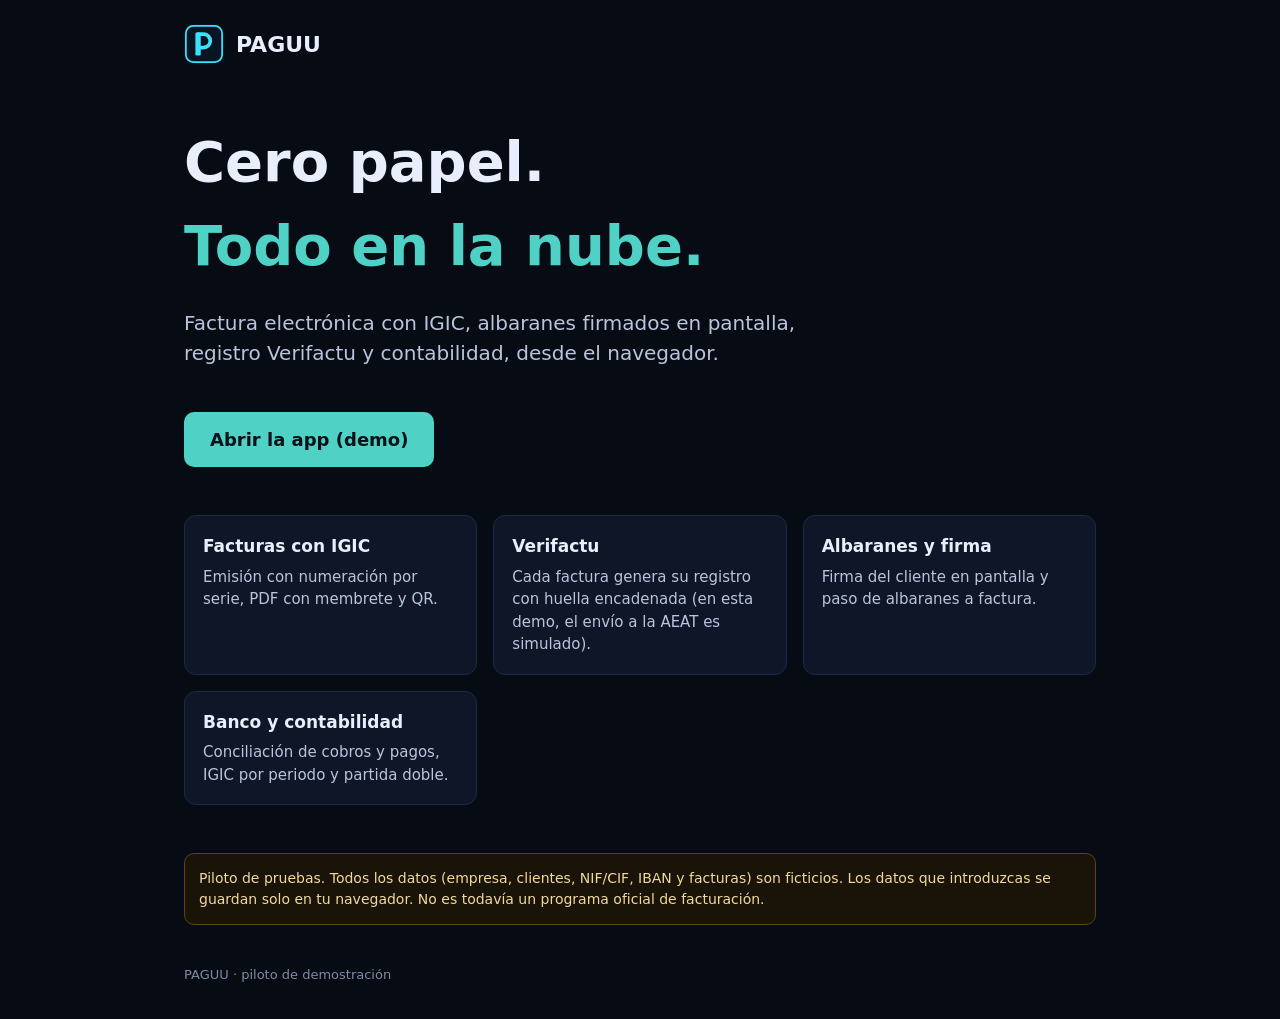
<file: index.html>
<!doctype html>
<html lang="es">
<head>
<meta charset="utf-8">
<meta name="viewport" content="width=device-width,initial-scale=1">
<title>PAGUU · Cero papel. Todo en la nube.</title>
<meta name="description" content="PAGUU: facturación con IGIC, firma y Verifactu en el navegador. Piloto de demostración con datos ficticios.">
<meta name="theme-color" content="#070b14">
<link rel="icon" href="icon.svg" type="image/svg+xml">
<style>
*{box-sizing:border-box}body{margin:0;font-family:system-ui,-apple-system,Segoe UI,Roboto,sans-serif;background:#070b14;color:#e8eefc;line-height:1.5}
.w{max-width:960px;margin:0 auto;padding:24px}header{display:flex;align-items:center;gap:12px}header img{width:40px;height:40px}
h1{font-size:clamp(32px,6vw,56px);margin:56px 0 8px}h1 span{color:#4fd1c5}.lead{font-size:20px;color:#b9c4dd;max-width:640px}
.btn{display:inline-block;margin-top:24px;padding:14px 26px;border-radius:10px;background:#4fd1c5;color:#04121a;font-weight:700;text-decoration:none;font-size:18px}
.grid{display:grid;grid-template-columns:repeat(auto-fit,minmax(220px,1fr));gap:16px;margin:48px 0}
.c{background:#0e1628;border:1px solid #1d2a45;border-radius:12px;padding:18px}.c h3{margin:0 0 6px;font-size:17px}.c p{margin:0;color:#b9c4dd;font-size:15px}
.note{background:#1a1408;border:1px solid #5a4410;color:#f3d999;border-radius:10px;padding:14px;font-size:14px}footer{color:#7f8aa3;font-size:13px;margin:40px 0 10px}
</style>
</head>
<body><div class="w">
<header><img src="icon.svg" alt=""><b style="font-size:22px">PAGUU</b></header>
<h1>Cero papel.<br><span>Todo en la nube.</span></h1>
<p class="lead">Factura electrónica con IGIC, albaranes firmados en pantalla, registro Verifactu y contabilidad, desde el navegador.</p>
<a class="btn" href="app/">Abrir la app (demo)</a>
<div class="grid">
<div class="c"><h3>Facturas con IGIC</h3><p>Emisión con numeración por serie, PDF con membrete y QR.</p></div>
<div class="c"><h3>Verifactu</h3><p>Cada factura genera su registro con huella encadenada (en esta demo, el envío a la AEAT es simulado).</p></div>
<div class="c"><h3>Albaranes y firma</h3><p>Firma del cliente en pantalla y paso de albaranes a factura.</p></div>
<div class="c"><h3>Banco y contabilidad</h3><p>Conciliación de cobros y pagos, IGIC por periodo y partida doble.</p></div>
</div>
<div class="note">Piloto de pruebas. Todos los datos (empresa, clientes, NIF/CIF, IBAN y facturas) son ficticios. Los datos que introduzcas se guardan solo en tu navegador. No es todavía un programa oficial de facturación.</div>
<footer>PAGUU · piloto de demostración</footer>
</div></body></html>
</file>
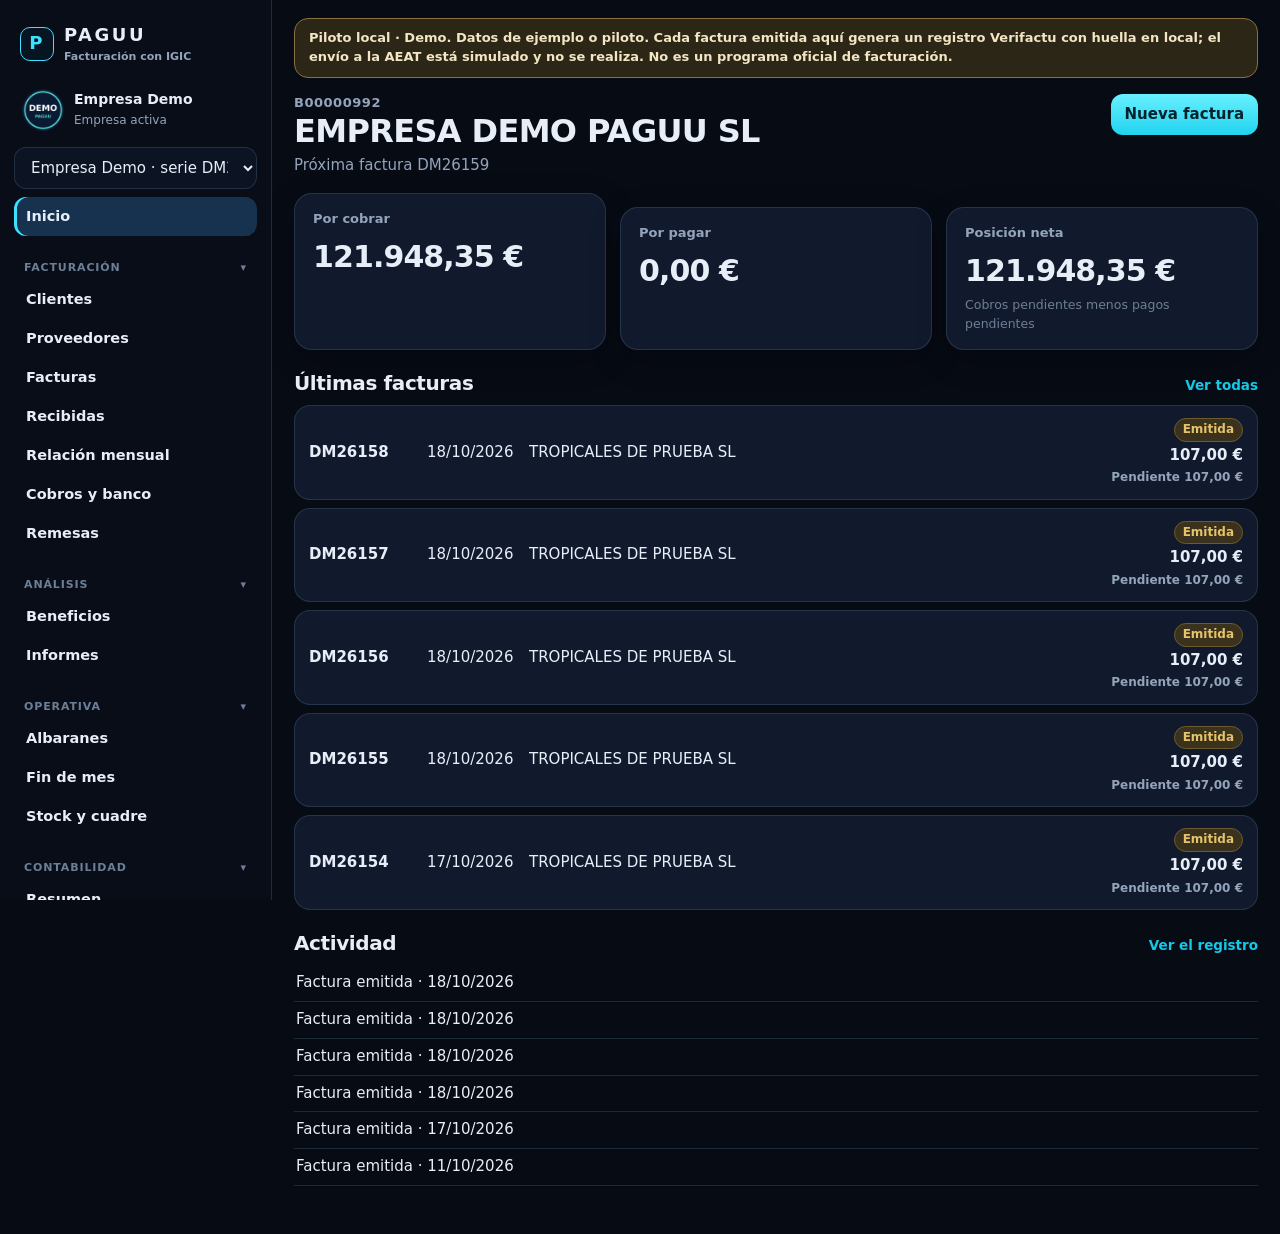
<file: app/index.html>
<!doctype html>
<html lang="es">
<head>
<meta charset="utf-8">
<meta name="viewport" content="width=device-width,initial-scale=1,viewport-fit=cover">
<title>PAGUU · facturación con IGIC</title>
<meta name="description" content="PAGUU, piloto local de facturación con IGIC con datos ficticios de demostración. Verifactu se genera en el navegador y el envío a la AEAT es simulado.">
<meta name="theme-color" content="#070b14">
<link rel="manifest" href="manifest.json">
<link rel="icon" href="icon.svg" type="image/svg+xml">
<link rel="apple-touch-icon" href="icon-192.png">
<link rel="stylesheet" href="css/app.css">
</head>
<body>
<div class="app">
  <aside class="side" id="side" aria-label="Menú"></aside>
  <main class="main">
    <div class="mob"><button type="button" data-act="nav" aria-label="Abrir menú">Menú</button><b>PAGUU</b></div>
    <div class="banner" role="note">Piloto local · Demo. Datos de ejemplo o piloto. Cada factura emitida aquí genera un registro Verifactu con huella en local; el envío a la AEAT está simulado y no se realiza. No es un programa oficial de facturación.</div>
    <div id="view" aria-live="polite"></div>
  </main>
</div>
<div id="paper"></div>
<noscript><p style="padding:20px">PAGUU necesita JavaScript.</p></noscript>
<script src="js/qrcode.js"></script>
<script src="js/seed.js"></script>
<script src="js/logic.js"></script>
<script src="js/conta.js"></script>
<script src="js/pdf.js"></script>
<script src="js/app.js"></script>
</body>
</html>
</file>
<file: app/css/app.css>
:root {
  --bg: #070b14;
  --side: #080d18;
  --card: #111a2c;
  --card2: #0d1526;
  --line: rgba(125, 176, 214, .18);
  --ink: #e7eef8;
  --mut: #93a4bb;
  --faint: #6d7f96;
  --cyan: #3ee0ff;
  --cyan2: #14c8e8;
  --oncyan: #04222c;
  --chip: #243044;
  --nav: #16324f;
  --shadow: 0 10px 30px rgba(0, 0, 0, .28);
  --good: #7dcea0;
  --warn: #e6c36a;
  --bad: #f0a0a8;
  --banner-bg: #2c2616;
  --banner-bd: #8a7040;
  --banner-ink: #f3e6c4;
  --field: #0c1424;
  --hover: rgba(255, 255, 255, .04);
  --paper: #fff;
  color-scheme: dark;
}
html[data-theme="light"] {
  --bg: #eef3f8;
  --side: #ffffff;
  --card: #ffffff;
  --card2: #f6f8fb;
  --line: #d5deea;
  --ink: #142033;
  --mut: #5c6e84;
  --faint: #7b8ba1;
  --cyan: #0891b2;
  --cyan2: #0e7490;
  --oncyan: #ffffff;
  --chip: #e7eef6;
  --nav: #dff6fb;
  --shadow: 0 8px 24px rgba(16, 40, 70, .08);
  --good: #0f8a5f;
  --warn: #8a6200;
  --bad: #b4333f;
  --banner-bg: #fff6df;
  --banner-bd: #e4c98a;
  --banner-ink: #6a4e10;
  --field: #fff;
  --hover: rgba(8, 40, 70, .04);
  color-scheme: light;
}
* { box-sizing: border-box; }
html, body { margin: 0; padding: 0; }
body {
  font-family: Inter, "Segoe UI", system-ui, -apple-system, Roboto, Helvetica, Arial, sans-serif;
  background: var(--bg); color: var(--ink); font-size: 15px; line-height: 1.45; min-height: 100vh;
}
button, input, select, textarea { font: inherit; color: inherit; }
a { color: var(--cyan2); }
h1, h2, h3 { margin: 0; letter-spacing: -.02em; line-height: 1.15; }
h1 { font-size: 32px; font-weight: 750; }
h2 { font-size: 20px; }
h3 { font-size: 16px; }
.app { display: grid; grid-template-columns: 272px 1fr; min-height: 100vh; }
.side {
  background: var(--side); border-right: 1px solid var(--line);
  padding: 18px 14px 16px; position: sticky; top: 0; height: 100vh; overflow: auto;
  display: flex; flex-direction: column; gap: 8px;
}
.brand { display: flex; gap: 10px; align-items: center; text-decoration: none; color: var(--ink); font-weight: 800; letter-spacing: .14em; font-size: 18px; padding: 4px 6px 8px; }
.brand small { display: block; letter-spacing: 0; font-weight: 600; font-size: 11px; color: var(--mut); margin-top: 1px; }
.mark { width: 34px; height: 34px; border-radius: 10px; display: grid; place-items: center; background: #071422; color: var(--cyan); border: 1.5px solid var(--cyan); font-weight: 800; }
.co { display: flex; gap: 10px; align-items: center; padding: 8px; border-radius: 14px; }
.co img { width: 42px; height: 42px; border-radius: 50%; object-fit: cover; background: #fff; }
.co b { display: block; font-size: 14px; }
.co small { color: var(--mut); font-size: 12px; }
.sel, input[type=text], input[type=date], input[type=month], input[type=number], input[type=email], input[type=tel], input[type=search], select, textarea {
  width: 100%; background: var(--field); border: 1px solid var(--line); border-radius: 12px; padding: 10px 12px; outline: none;
}
textarea { min-height: 74px; resize: vertical; }
.sel:focus, input:focus, select:focus, textarea:focus { border-color: var(--cyan); box-shadow: 0 0 0 3px rgba(62, 224, 255, .15); }
.navgrp { margin-top: 8px; }
.navgrp > button {
  width: 100%; display: flex; justify-content: space-between; background: none; border: 0; color: var(--faint);
  font-size: 11px; font-weight: 800; letter-spacing: .08em; padding: 8px 10px 4px; cursor: pointer;
}
.nav a, .nav-home {
  display: block; padding: 9px 12px; border-radius: 12px; color: var(--ink); text-decoration: none; font-weight: 600; font-size: 14.5px;
}
.nav a:hover, .nav-home:hover { background: var(--hover); }
.nav a.on, a.nav-home.on { background: var(--nav); color: var(--ink); box-shadow: inset 3px 0 0 var(--cyan); }
.side-foot { margin-top: auto; padding-top: 10px; display: flex; flex-direction: column; gap: 8px; }
.theme, .user {
  display: flex; align-items: center; gap: 8px; background: transparent; border: 1px solid var(--line);
  color: var(--ink); border-radius: 999px; padding: 8px 12px; cursor: pointer; font-weight: 650;
}
.user { cursor: default; border: 0; padding-left: 4px; color: var(--mut); font-size: 13px; }
.av { width: 28px; height: 28px; border-radius: 50%; display: grid; place-items: center; background: #1b3b5a; color: #fff; font-size: 13px; font-weight: 800; }
.main { padding: 18px 22px 48px; min-width: 0; }
.banner {
  border: 1px solid var(--banner-bd); background: var(--banner-bg); color: var(--banner-ink);
  border-radius: 14px; padding: 10px 14px; font-size: 13px; font-weight: 650; margin-bottom: 16px;
}
.mob { display: none; }
.page-head { display: flex; justify-content: space-between; gap: 16px; align-items: flex-start; margin-bottom: 16px; flex-wrap: wrap; }
.nif { color: var(--mut); font-size: 13px; font-weight: 700; letter-spacing: .04em; }
.sub { color: var(--mut); margin: 6px 0 0; }
.kpis { display: grid; grid-template-columns: repeat(3, 1fr); gap: 14px; }
.k4 { grid-template-columns: repeat(4, 1fr); }
.card { background: var(--card); border: 1px solid var(--line); border-radius: 18px; padding: 16px 18px; box-shadow: var(--shadow); }
.card + .card, .kpis + .card, .card + .kpis, .block + .block { margin-top: 14px; }
.kpi .lbl { color: var(--mut); font-size: 13px; font-weight: 650; }
.kpi .val { font-size: 30px; font-weight: 750; margin-top: 6px; letter-spacing: -.03em; font-variant-numeric: tabular-nums; }
.kpi .hint { color: var(--faint); font-size: 12.5px; margin-top: 4px; }
.sec-head { display: flex; justify-content: space-between; align-items: baseline; margin: 22px 0 10px; }
.sec-head a { font-size: 13.5px; text-decoration: none; font-weight: 700; }
.irow, .arow {
  display: grid; grid-template-columns: 108px 92px 1fr auto; gap: 10px; align-items: center;
  padding: 12px 14px; border: 1px solid var(--line); border-radius: 16px; background: var(--card);
  text-decoration: none; color: inherit; margin-bottom: 8px;
}
.irow:hover, .arow:hover { border-color: rgba(62, 224, 255, .45); }
.num { font-weight: 800; }
.who { min-width: 0; overflow: hidden; text-overflow: ellipsis; white-space: nowrap; }
.right { text-align: right; display: flex; flex-direction: column; align-items: flex-end; gap: 3px; }
.amt { font-variant-numeric: tabular-nums; }
.pend { color: var(--mut); font-size: 12px; font-weight: 600; }
.chip { display: inline-flex; align-items: center; border-radius: 999px; padding: 2px 8px; font-size: 12px; font-weight: 800; border: 1px solid transparent; }
.chip.emitida { background: #3a321c; color: #e6c36a; border-color: #6d5a2e; }
.chip.cobrada { background: #163456; color: #8ec5ff; border-color: #2c5d90; }
.chip.anulada { background: #3d2228; color: #ffb4bc; border-color: #7a3a46; }
.chip.pend { background: #3a321c; color: #e6c36a; border-color: #6d5a2e; }
.chip.mut { background: var(--chip); color: var(--mut); }
html[data-theme="light"] .chip.emitida, html[data-theme="light"] .chip.pend { background: #fff4d4; color: #7a5a00; border-color: #e6cc80; }
html[data-theme="light"] .chip.cobrada { background: #e7f1ff; color: #184e8a; border-color: #b9d4f5; }
html[data-theme="light"] .chip.anulada { background: #fdecef; color: #8d2432; border-color: #f3c2c8; }
.btn, .btn.sec, .btn.ghost, .btn.bad {
  display: inline-flex; align-items: center; justify-content: center; gap: 6px; border-radius: 12px;
  padding: 10px 14px; font-weight: 800; text-decoration: none; border: 0; cursor: pointer; min-height: 40px;
}
.btn { background: linear-gradient(180deg, #67f0ff, #22d3ee); color: var(--oncyan); }
html[data-theme="light"] .btn { color: #fff; background: linear-gradient(180deg, #22d3ee, #0891b2); }
.btn.sec { background: var(--card2); color: var(--ink); border: 1px solid var(--line); }
.btn.ghost { background: transparent; color: var(--ink); border: 1px solid var(--line); }
.btn.bad { background: #6e2430; color: #ffd5da; }
.btn.sm { min-height: 32px; padding: 6px 10px; font-size: 13px; border-radius: 10px; }
.btn[disabled] { opacity: .45; cursor: not-allowed; }
.row { display: flex; gap: 8px; flex-wrap: wrap; align-items: center; }
.grow { flex: 1; }
.filters { display: grid; grid-template-columns: repeat(4, minmax(0, 1fr)); gap: 10px; align-items: end; }
label.f { display: block; font-size: 12px; font-weight: 700; color: var(--mut); margin-bottom: 4px; }
.table-wrap { overflow: auto; border-radius: 16px; border: 1px solid var(--line); }
table { width: 100%; border-collapse: collapse; font-size: 14px; }
th { text-align: left; font-size: 12.5px; padding: 10px 12px; background: #14c8e6; color: #04222c; white-space: nowrap; }
td { padding: 10px 12px; border-top: 1px solid var(--line); vertical-align: top; }
td.r, th.r { text-align: right; font-variant-numeric: tabular-nums; }
tr:hover td { background: var(--hover); }
.act { list-style: none; margin: 0; padding: 0; }
.act li { padding: 7px 2px; border-bottom: 1px solid var(--line); color: var(--ink); }
.muted, .hint { color: var(--mut); }
.small { font-size: 12.5px; }
.hash { font-family: ui-monospace, SFMono-Regular, Menlo, Consolas, monospace; font-size: 12px; word-break: break-all; color: var(--mut); }
.hero-num { font-size: 42px; font-weight: 800; letter-spacing: -.03em; margin: 2px 0 8px; }
.split { display: grid; grid-template-columns: 1.4fr .8fr; gap: 14px; align-items: start; }
.party { display: flex; justify-content: space-between; gap: 12px; }
.bigmoney { font-size: 28px; font-weight: 800; text-align: right; font-variant-numeric: tabular-nums; }
.qrbox svg { width: 132px; height: 132px; background: #fff; border-radius: 8px; }
.okbox { border: 1px solid rgba(125, 206, 160, .4); background: rgba(20, 80, 50, .25); border-radius: 14px; padding: 12px 14px; }
html[data-theme="light"] .okbox { background: #e9f8ef; }
.warnbox { border: 1px solid var(--banner-bd); background: var(--banner-bg); color: var(--banner-ink); border-radius: 14px; padding: 12px 14px; }
.badbox { border: 1px solid #7a3a46; background: rgba(120, 30, 40, .25); border-radius: 14px; padding: 12px 14px; }
.pager { display: flex; gap: 6px; justify-content: flex-end; margin-top: 8px; }
.sig { width: 180px; height: 64px; background: #fff; border-radius: 8px; }
canvas.sign { width: 100%; height: 220px; background: #fff; border-radius: 16px; border: 2px dashed var(--cyan); touch-action: none; display: block; cursor: crosshair; }
#paper { display: none; }
.sheet { color: #1c2430; font-size: 13px; }
.sheet h2 { color: #0e4d32; font-size: 28px; letter-spacing: .04em; }
.sheet .top { display: flex; gap: 16px; align-items: flex-start; }
.sheet .logo { width: 132px; height: 132px; object-fit: cover; border-radius: 50%; background: #fff; }
.sheet .who { flex: 1; }
.sheet .doc { text-align: right; }
.sheet .num { font-size: 22px; color: #0e4d32; }
.sheet .client { background: #f6f1e4; border-radius: 10px; padding: 12px 14px; margin: 14px 0; }
.sheet table { width: 100%; border-collapse: collapse; }
.sheet th { background: #0e6b45; color: #fff; }
.sheet td { border-bottom: 1px solid #eee; color: #1c2430; }
.sheet .foot { margin-top: 18px; color: #667; font-size: 11px; }
.lines { display: flex; flex-direction: column; gap: 8px; }
.lrow { display: grid; grid-template-columns: 1.4fr .6fr .6fr .7fr .7fr .8fr 36px; gap: 6px; align-items: center; }
.x { background: none; border: 0; color: var(--bad); font-size: 20px; cursor: pointer; }
.check { display: flex; gap: 8px; align-items: flex-start; padding: 8px 0; border-bottom: 1px solid var(--line); }
.two { display: grid; grid-template-columns: 1fr 1fr; gap: 14px; }
.subnav { display: flex; gap: 6px; flex-wrap: wrap; margin: 0 0 14px; }
.subnav a { text-decoration: none; color: var(--ink); border: 1px solid var(--line); background: var(--card2); border-radius: 999px; padding: 6px 10px; font-weight: 750; font-size: 13px; }
.subnav a.on, .subnav a[aria-current="page"] { background: var(--nav); box-shadow: inset 0 -2px 0 var(--cyan); }
.cards { display: grid; grid-template-columns: repeat(3, minmax(0, 1fr)); gap: 10px; }
.cards a.card { text-decoration: none; color: inherit; display: block; min-height: 92px; }
.cards a.card:hover { border-color: var(--cyan); }
.cards a.card b { display: block; margin-bottom: 4px; }
.ast { display: grid; grid-template-columns: minmax(0, 1.5fr) minmax(0, .7fr) minmax(0, .7fr) 36px; gap: 6px; align-items: center; margin-top: 6px; }
.ast select, .ast input { min-width: 0; }
@media (max-width: 980px) {
  .kpis, .k4, .filters, .split, .two, .lrow, .cards { grid-template-columns: 1fr 1fr; }
  .lrow { grid-template-columns: 1fr 1fr; }
}
@media (max-width: 860px) {
  .app { grid-template-columns: 1fr; }
  .side { position: fixed; z-index: 40; transform: translateX(-105%); transition: transform .18s ease; width: min(320px, 88vw); height: 100vh; }
  .side.open { transform: none; box-shadow: var(--shadow); }
  .mob { display: flex; align-items: center; gap: 10px; margin-bottom: 10px; }
  .mob button { background: var(--card); border: 1px solid var(--line); color: var(--ink); border-radius: 10px; padding: 8px 12px; font-weight: 800; }
  .kpis, .k4, .filters, .split, .two, .cards, .ast { grid-template-columns: 1fr; }
  h1 { font-size: 26px; }
  .irow { grid-template-columns: 1fr auto; }
  .irow .mut { grid-column: 1; }
  .main { padding: 12px 12px 36px; }
  .hero-num { font-size: 34px; }
}
.toast { position: fixed; left: 50%; bottom: 22px; transform: translateX(-50%); background: #04222c; color: #e7fff8; padding: 12px 16px; border-radius: 14px; z-index: 80; max-width: min(520px, 92vw); font-weight: 700; box-shadow: var(--shadow); }
.toast.bad { background: #6e2430; color: #fff; }
@media print {
  body * { visibility: hidden; }
  #paper, #paper * { visibility: visible; }
  #paper { display: block; position: absolute; left: 0; top: 0; width: 100%; background: #fff; color: #000; }
  .sheet { box-shadow: none; }
}
</file>
